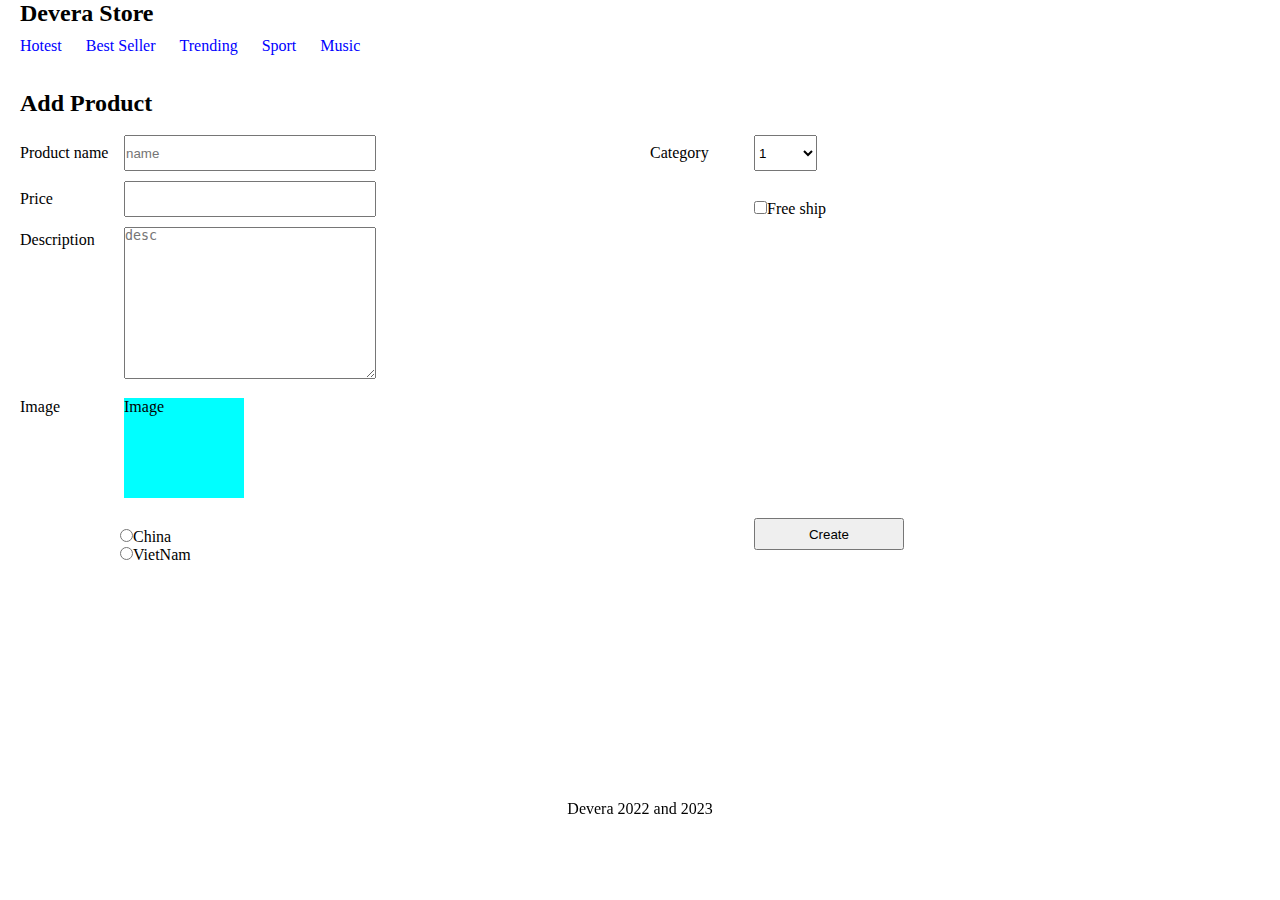
<file: index.html>
<!DOCTYPE html>
<html lang="en">
<head>
    <meta charset="UTF-8">
    <meta http-equiv="X-UA-Compatible" content="IE=edge">
    <meta name="viewport" content="width=device-width, initial-scale=1.0">
    <link rel="stylesheet" href="./asset/main.css">
    <title>Devera Store</title>
</head>
<body>
    <header>
        <h2 style="margin-left: 20px;">Devera Store</h2>
        <ul style="margin-left: 20px;" class="header_list" >
            <li> <a href="#">Hotest</a></li>
            <li> <a href="#">Best Seller</a></li>
            <li> <a href="#">Trending</a></li>
            <li> <a href="#">Sport</a></li>
            <li> <a href="#">Music</a></li>
        </ul>
    </header>
    <div class="content">
        <h2 >Add Product</h2>
        <br>
        <div class="content_box">

            <div class="left">
                <div class="input_group">
                    <label class="input_group_label " for="name">Product name</label>
                    <input class="w40  h36" type="text" name="" id="" placeholder="name">
                </div>
                <div class="input_group">
                    <label class="input_group_label" for="price">Price</label>
                    <input class="w40 h36" type="number" name="" id="" min="0">
                </div>
                <div class="input_group">
                    <label class="input_group_label top_line"  for="desc">Description</label>
                    <textarea class="w40" name="desc" placeholder="desc" id="" cols="30" rows="10"></textarea>
                </div>
                <div class="input_group">
                    <label class="input_group_label" for="img">Image</label>
                    <div class="box_image">Image</div>
                </div>
                <div class="input_group_country">
                    <label>
                      <input type="radio" name="country" value="china">China
                    </label>
                    <br>
                    <label>
                      <input type="radio" name="country" value="vietnam">VietNam
                    </label>
                  </div>
                  
                 
            </div>
            <div class="right">
                <div class="input_group">
                    <label class="input_group_label" for="category">Category</label>
                    <select class="h36 w10" name="category" id="" >
                        <option value="1">1</option>
                        <option value="2">2</option>
                        
                    </select>
                    <br>
                </div> 
                <input type="checkbox" class="checkbox" name="" id="">Free ship
                <br>
                <button class="btn_create">Create</button>
            </div>
        </div>
    </div>
    <footer>
        Devera 2022 and 2023
    </footer>
</body>
</html>
</file>
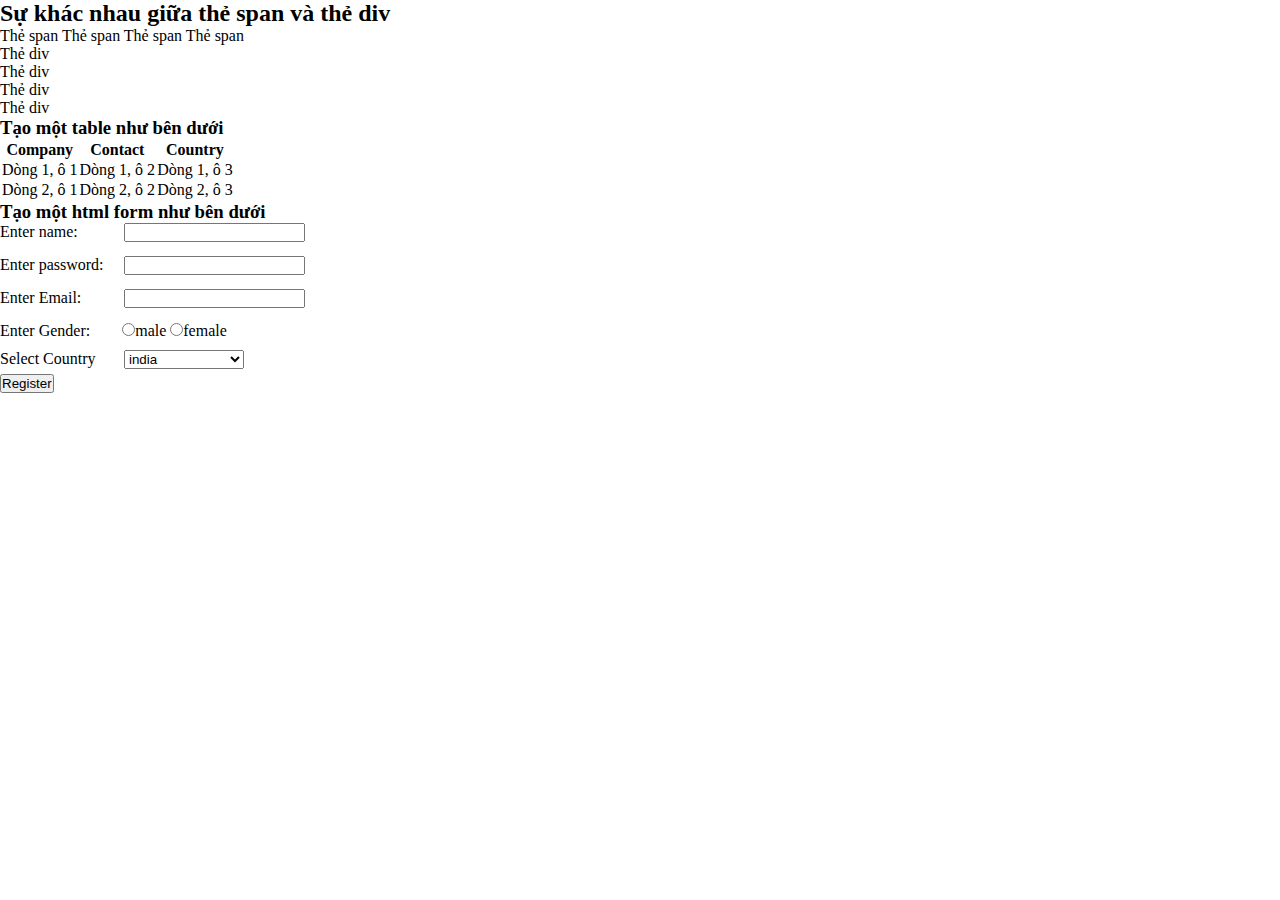
<file: html/index2.html>
<!DOCTYPE html>
<html lang="en">
<head>
    <meta charset="UTF-8">
    <meta http-equiv="X-UA-Compatible" content="IE=edge">
    <meta name="viewport" content="width=device-width, initial-scale=1.0">
    <link rel="stylesheet" href="./asset/main.css">
    <title>Document</title>
</head>
<body>
    <h2>Sự khác nhau giữa thẻ span và thẻ div</h2>
    <span>Thẻ span</span>
    <span>Thẻ span</span>
    <span>Thẻ span</span>
    <span>Thẻ span</span>
    <div>Thẻ div</div>
    <div>Thẻ div</div>
    <div>Thẻ div</div>
    <div>Thẻ div</div>
    <h3>Tạo một table như bên dưới</h3>
        <table>
            <thead>
              <tr>
                <th colspan="2">Company</th>
                <th colspan="2">Contact</th>
                <th colspan="2">Country</th>
              </tr>
              
            </thead>
            <tbody>
              <tr>
                <td colspan="2">Dòng 1, ô 1</td>
                <td colspan="2">Dòng 1, ô 2</td>
                <td colspan="2">Dòng 1, ô 3</td>
              </tr>
              <tr>
                <td colspan="2">Dòng 2, ô 1</td>
                <td colspan="2">Dòng 2, ô 2</td>
                <td colspan="2">Dòng 2, ô 3</td>
              </tr>
            </tbody>

          </table>
          
    <h3>Tạo một html form như bên dưới</h2>
        <form action="#" method="POST">
            <div class="input_group">
                <label class="input_group_label " for="name">Enter name:</label>
                <input type="text" id="name" name="name" required>
            </div>
            <div class="input_group">

                <label class="input_group_label " for="password">Enter password:</label>
                <input type="password" id="password" name="password" required>
            </div>
            <div class="input_group">

                <label class="input_group_label " for="email">Enter Email:</label>
                <input type="email" id="email" name="email" required>
            </div>
          
            <label style="margin-right: 28px;" for="gender">Enter Gender:</label>
            <label>
                <input  type="radio" name="gender" value="male">male
            </label>
              
              <label>
                <input type="radio" name="gender" value="female">female
            </label>
            <br>
            <label class="input_group_label" for="country">Select Country</label>
            <select style="margin-top: 10px;" class="input_group_label " name="country" id="" >
                <option value="india">india</option>
                <option value="vietnam">vietnam</option>
                
            </select>
            <br>
            <button type="submit">Register</button>
          </form>
          
          
</body>
</html>
</file>
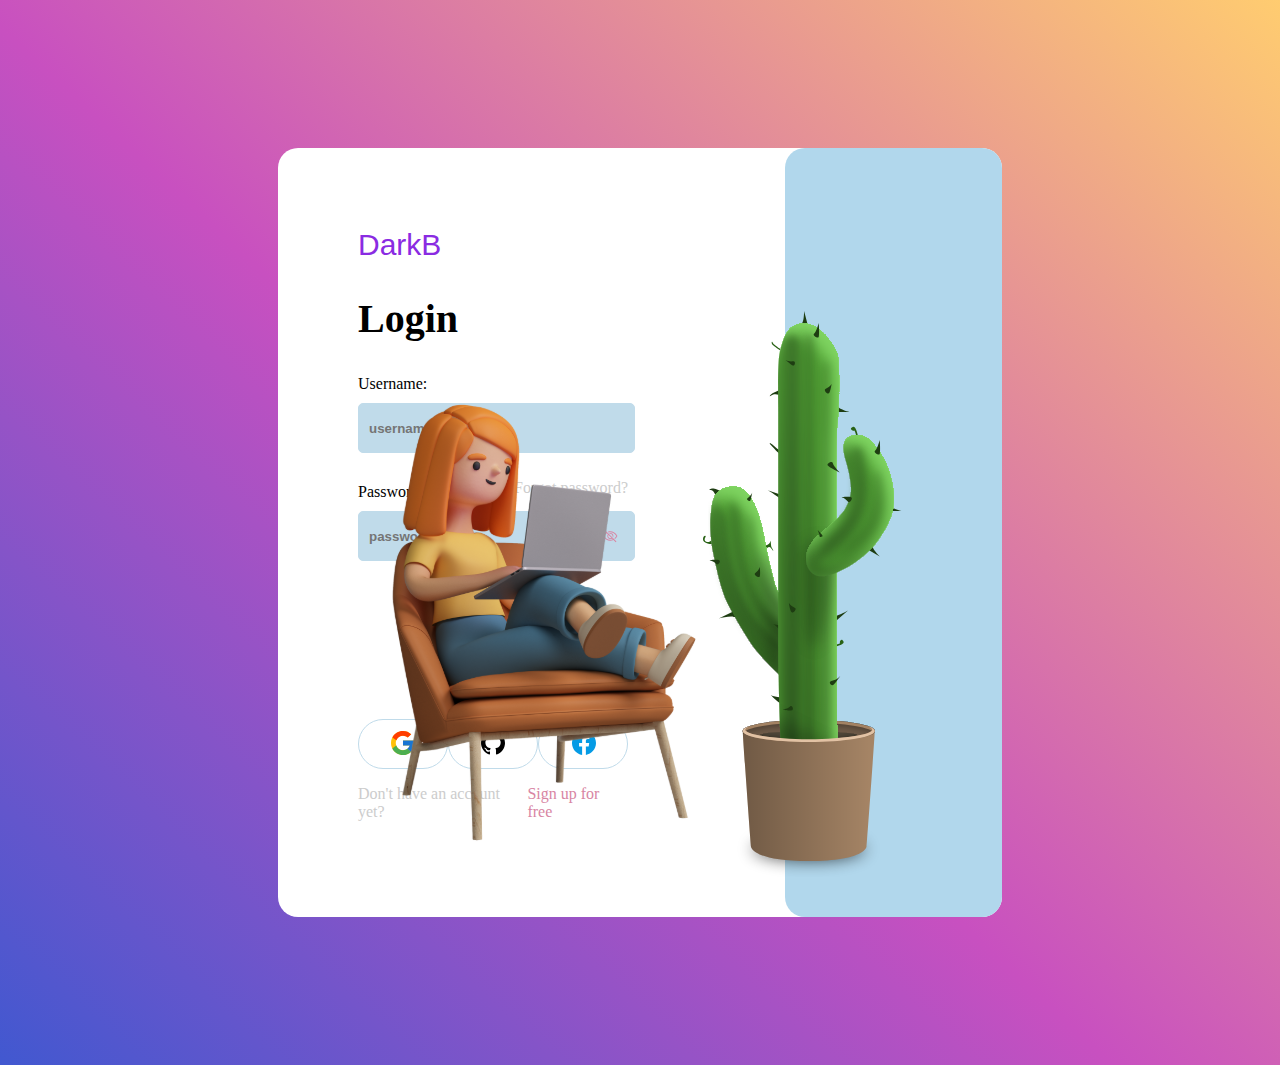
<file: html/login.html>
<!DOCTYPE html>
<html lang="en">
<head>
    <meta charset="UTF-8">
    <meta http-equiv="X-UA-Compatible" content="IE=edge">
    <meta name="viewport" content="width=device-width, initial-scale=1.0">
    <link rel="stylesheet" href="./asset/login.css">
    <title>Document</title>
</head>
<body>
    <div class="container">
        <div class="content">
            <div class="content-left">
                <div class="logo">
                    DarkB
                </div>
                
                <form id="form-login" action="#" method="POST">
                    <h2 class="title-login">Login</h2>
                    <div class="input_group">
                        <label class="input_group_label " for="name">Username:</label>
                        <input type="text" id="username" name="username" placeholder="username" required>
                    </div>
                    <div class="input_group input_group_pass ">
                        <p  class="forgot-label">Forgot password?</p>
                        <label class="input_group_label " for="password">Password:</label>
                       <div class="password_fill">

                           <input  type="password" id="password" name="password" placeholder="password" required>
                           <p id="input_pass" class="input_pass"></p>
                       </div>
                    </div>
                   <div class="btn-form">

                       <button id="btn-regis" class="btn-regis" type="button">Login</button>
                       <p class="para-with">or continue with</p>
                   </div>
                </form>
                  <div class="social">
                    
                    <button class="social-btn">
                        <img src="./asset/images/Google.svg" alt="">
                    </button>
                    <button  class="social-btn">
                        <img src="./asset/images/Vector (6).svg" alt="">
                    </button>
                    <button class="social-btn">
                        <img src="./asset/images/Vector (7).svg" alt="">
                    </button>
                    
                  </div>
                  <div class="signup">
                    <p class="signup1">Don't have an account yet?</p>
                    <p class="signup2">Sign up for free</p>

                  </div>
            </div>
            <div class="content-right">
                
                
                <div class="box">
                    <img class="person" src="./asset/images/Character-working-laptop-sitting-chair.svg" alt="">
                    <img class="plant" src="./asset/images/cactus.svg" alt="">
                    
                </div>
                
            </div>  
        </div>
    </div>
    <script src="./js/login.js"></script>
</body>
</html>
</file>
<file: asset/main.css>
*{
    box-sizing: border-box;
    padding: 0;
    margin: 0;
}

header{
    height: 40px;
    margin-bottom: 20px;
}
.header_list{
    margin-top: 10px;
    margin-bottom: 10px;
}
.header_list li{
    display: inline;
    margin: 0px 20px 0px 0px;
    
}
.header_list li a{
    text-decoration: none;
    color: blue;
}
.content{
    margin-left: 20px;
    margin-top: 50px;
}
.content_box{
    display: flex;
}
.left{
    flex:1;

}
.right{
    flex:1;
}
.left {
    display: flex;
    flex-direction: column;
  
}
.input_group{
    margin-bottom: 10px;
    
}
.top_line{
    position: relative;
    top:-134px;
}
.input_group_country{
    margin-top: 20px;
    margin-left:100px;
}
.input_group_label{
    margin-bottom: 5px;
    min-width: 100px; 
  display: inline-block; 
  
}

.w40{
    width: 40%;
}
.w10{
    width: 10%;
}
.h36{
height: 36px;
}
.box_image{
    height: 100px;
    min-width: 120px;
    background-color: aqua;
    display: inline-block;
}
.checkbox{
    margin-left: 104px;
    margin-top: 20px;
}
.btn_create{
    margin-top: 300px;
    margin-left: 104px;
    width: 150px;
    height: 32px;

}
footer{
    height: 100px;
    width: 100%;
    position: fixed;
    bottom: 0;
    text-align: center;
}
</file>
<file: html/asset/main.css>
*{
    box-sizing: border-box;
    padding: 0;
    margin: 0;
}

header{
    height: 40px;
    margin-bottom: 20px;
}
.header_list{
    margin-top: 10px;
    margin-bottom: 10px;
}
.header_list li{
    display: inline;
    margin: 0px 20px 0px 0px;
    
}
.header_list li a{
    text-decoration: none;
    color: blue;
}
.content{
    margin-left: 20px;
    margin-top: 50px;
}
.content_box{
    display: flex;
}
.left{
    flex:1;

}
.right{
    flex:1;
}
.left {
    display: flex;
    flex-direction: column;
  
}
.input_group{
    margin-bottom: 10px;
    
}
.top_line{
    position: relative;
    top:-134px;
}
.input_group_country{
    margin-top: 20px;
    margin-left:100px;
}
.input_group_label{
    margin-bottom: 5px;
    min-width: 120px; 
  display: inline-block; 
  
}

.w40{
    width: 40%;
}
.w10{
    width: 10%;
}
.h36{
height: 36px;
}
.box_image{
    height: 100px;
    min-width: 120px;
    background-color: aqua;
    display: inline-block;
}
.checkbox{
    margin-left: 104px;
    margin-top: 20px;
}
.btn_create{
    margin-top: 300px;
    margin-left: 104px;
    width: 150px;
    height: 32px;

}
footer{
    height: 100px;
    width: 100%;
    position: fixed;
    bottom: 0;
    text-align: center;
}
</file>
<file: html/asset/login.css>
body{
    /* overflow: hidden; */
    height: 100%;
    padding: 70px 200px;
    background: rgb(28,86,201);
    background-image: linear-gradient(43deg, rgb(65, 88, 208) 0%, rgb(200, 80, 192) 46%, rgb(255, 204, 112) 100%);
}
.content{
    padding: 80px;
    border-radius: 20px;
    background-color: #fff;
    margin: 70px;
    display: flex;
    position: relative;
    /* width: 80%; */
}
.content-left{
    flex:50%;
    display: flex;
    flex-direction: column;
}
.content-right{
    flex:50%;
}
.input_group_label{
    margin-bottom: 10px;
    min-width: 120px; 
     display: inline-block; 
  
}
.input_group{
    margin-bottom: 30px;
    display: flex;
    flex-direction: column;
    
}
.input_group_pass{
    position: relative;
}
.forgot-label{
    position: absolute;
    color: #ccc;
    top:-20px;
    right: 28%;
}
.password_fill{
    display: flex;
}
.input_pass::before{
    content: "";
    display: inline-block;
    background: url("./images/clarity_eye-hide-line.svg") center  no-repeat  transparent;
    
    height: 30px;
    width: 30px;
    position: relative;
    top:-6px;
    right: 40px;
}
.input_group input{
    height: 46px;
    width: 70%;
    border-radius: 5px;
    border: #C0DBEA solid 1px;
    padding-left: 10px;
    background-color: #C0DBEA;
    font-weight: 600;
}
.title-login{
    font-size: 40px;
    font-weight: 700;
}
.logo{
    font-size: 30px;
    font-family:Verdana, Geneva, Tahoma, sans-serif;
    color: blueviolet;
}
.btn-regis{
   /* margin-left: 130px; */
   height: 46px;
   color: #fff;
   background-color: #D885A3;
   border: none;
   border-radius: 23px;
   width: 150px;
}
.btn-regis:hover{
    background-color: #da6d95;
    cursor: pointer;
}
.social{
    display: flex;
    justify-content: space-between;
    width: 72%;
    margin-top: 16px;
}
.social-btn{
text-align: center;
border: #C0DBEA solid 1px;
border-radius: 40px;
width: 125px;
height: 50px;
background-color: #fff;
cursor: pointer;
}
.social-btn:hover{
    transform: scale(1.1);
}
.para-with{
    /* margin-left: 150px; */
    color: #b1d7ec;
}
.signup{
    width: 70%;
    display: flex;
    justify-content: center;
 
}
.signup1{
    color: #ccc;
    margin-right: 10px;
}
.signup2{
    color: #D885A3;
    cursor: pointer;
    
}
.box{
    position: absolute;
    top:0;
    right: 0;
    background-color: #b1d7ec;
    height: 100%;
    border-radius: 20px;
    width: 30%;
}
.image{
    display: flex;
}
.plant{
    float: right;
    position: absolute;
    bottom: 40px;
    right: 100px;
}
.person{
    position: absolute;
    bottom: 40px;
    right: 200px;
}
.btn-form{
    width: 70%;
    text-align: center;
}
</file>
